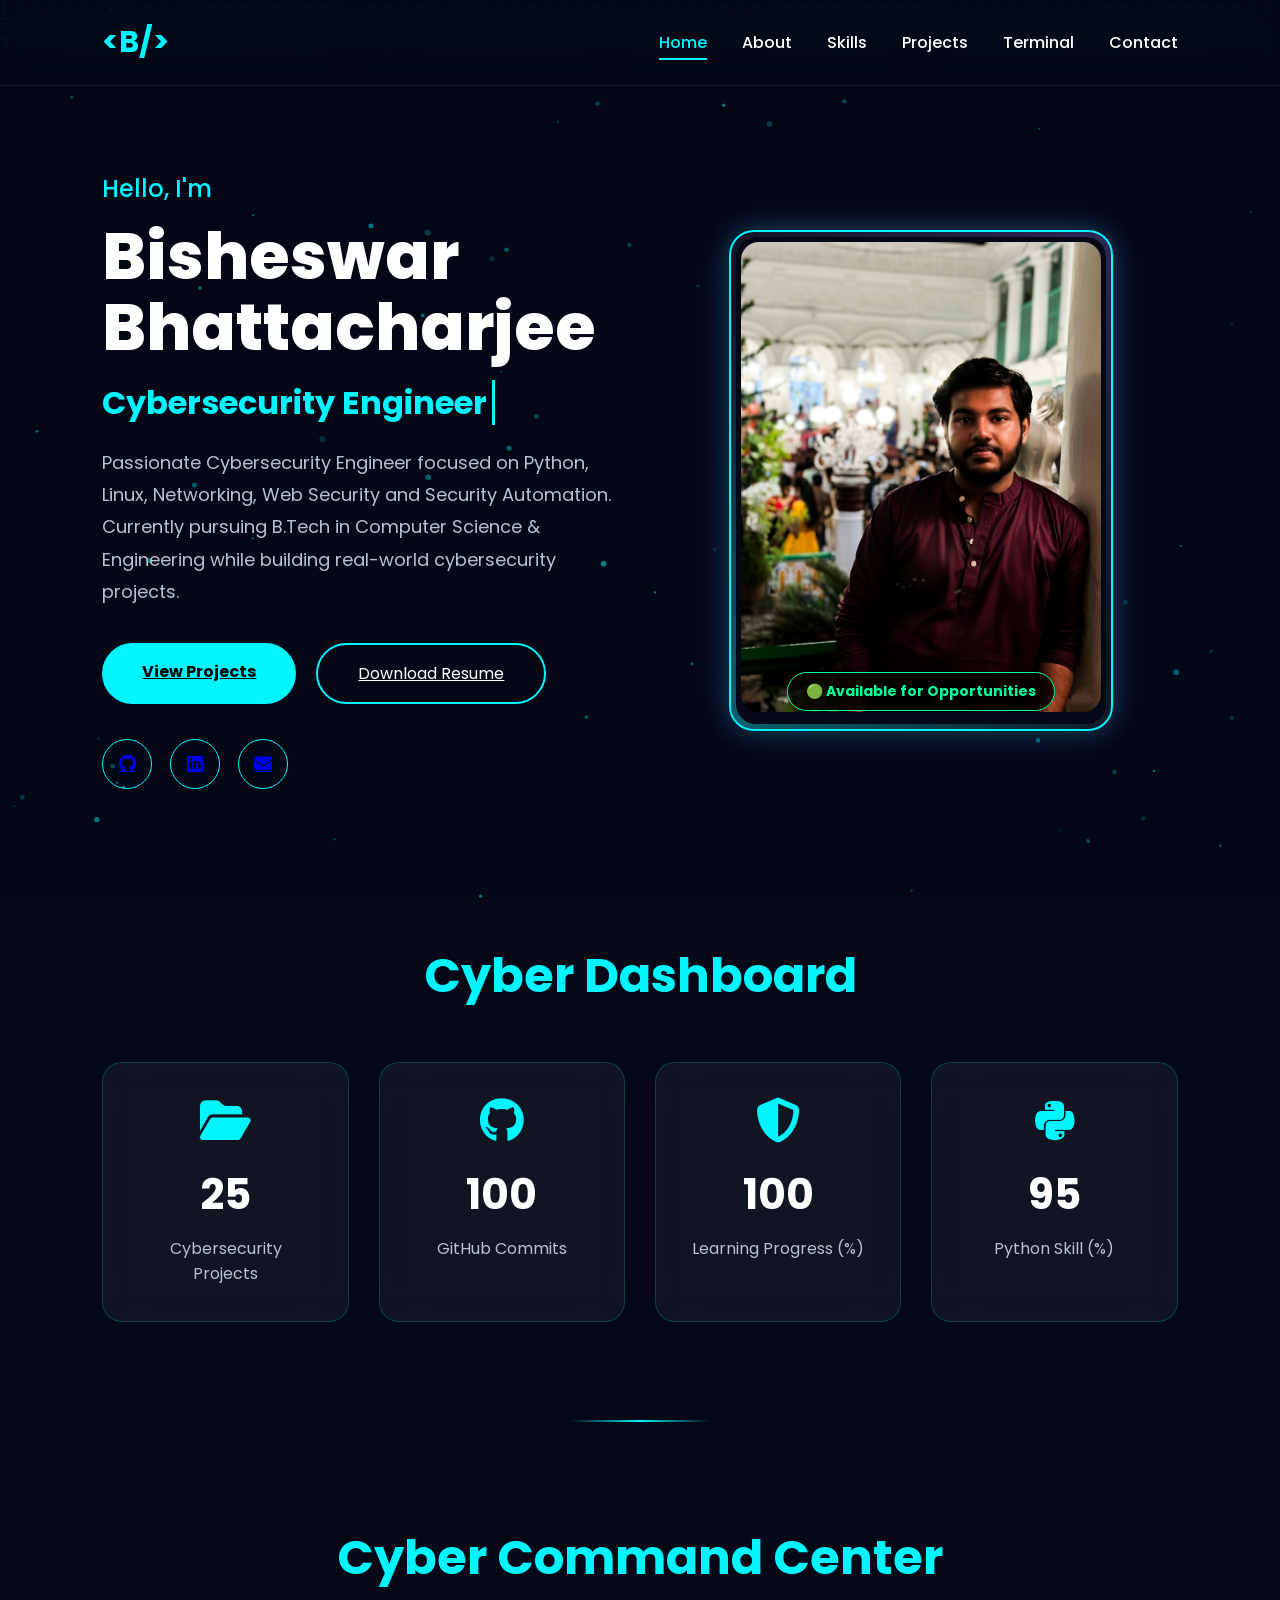
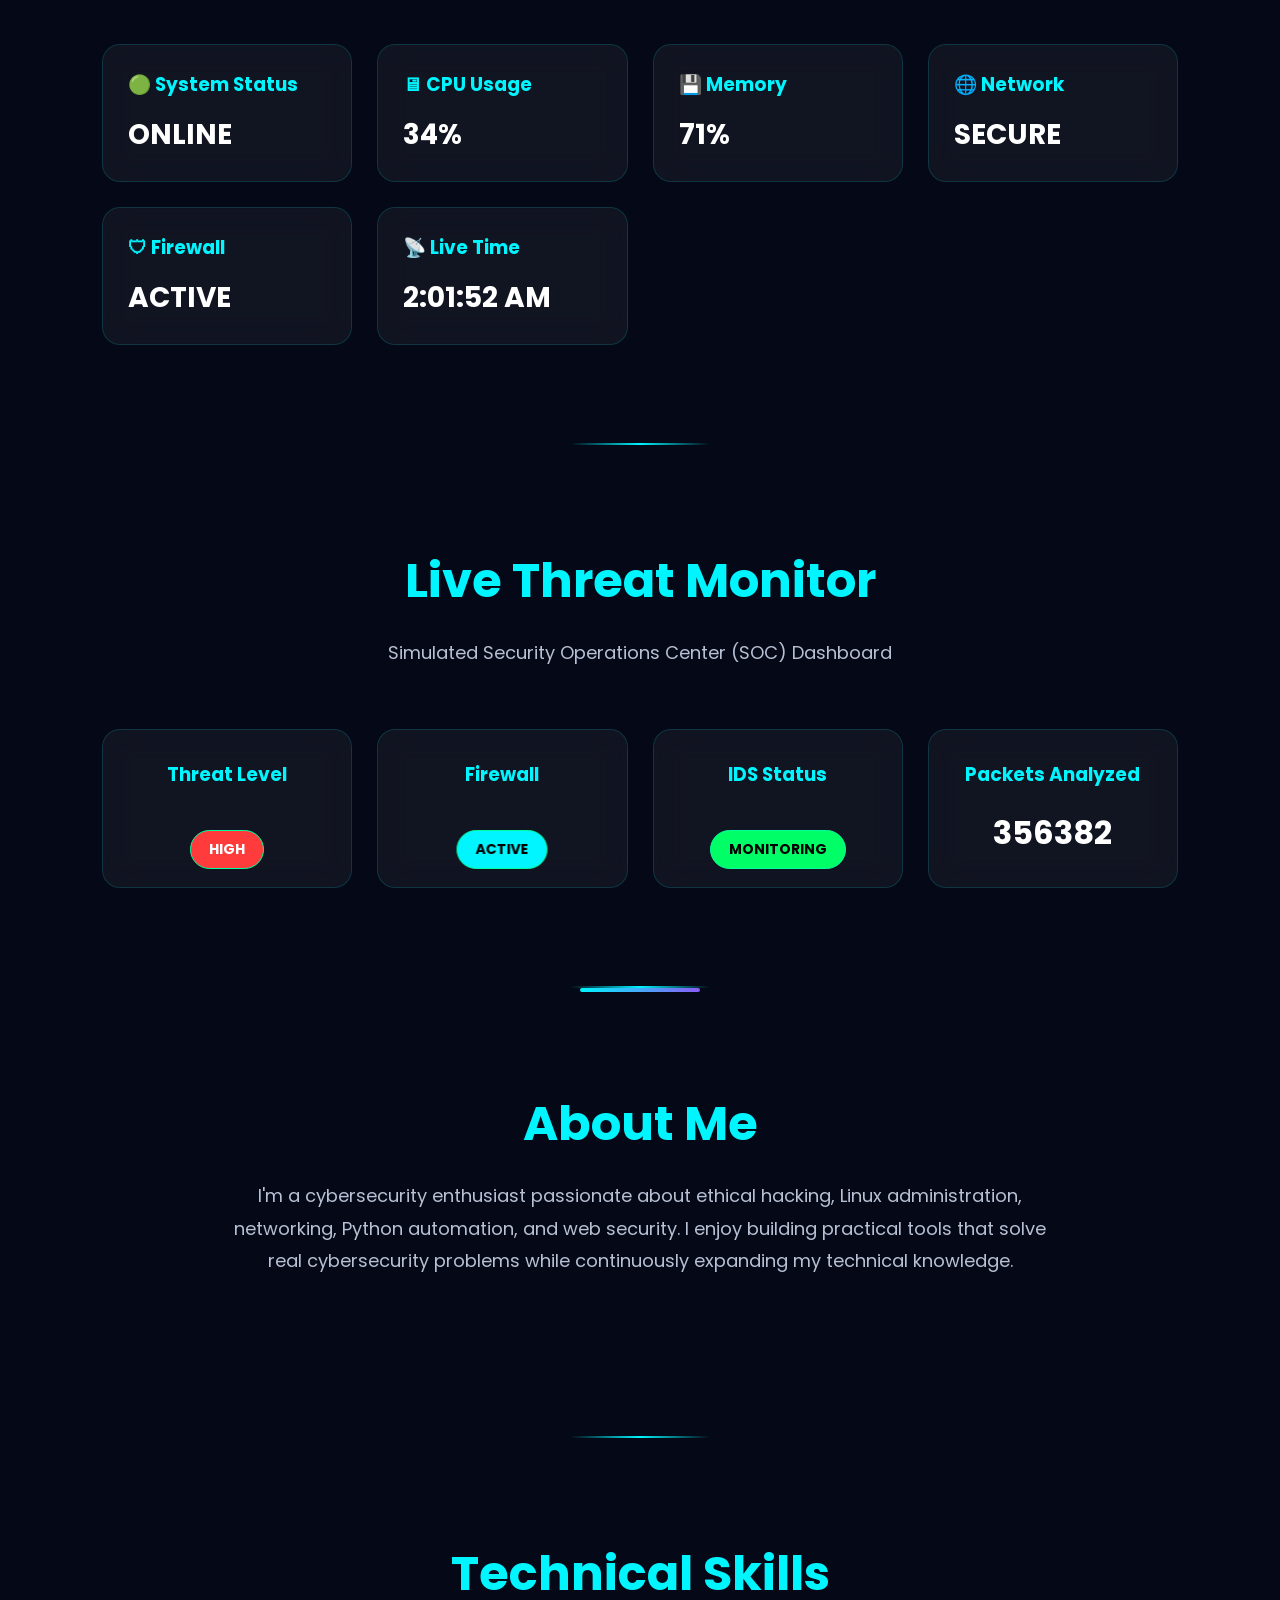
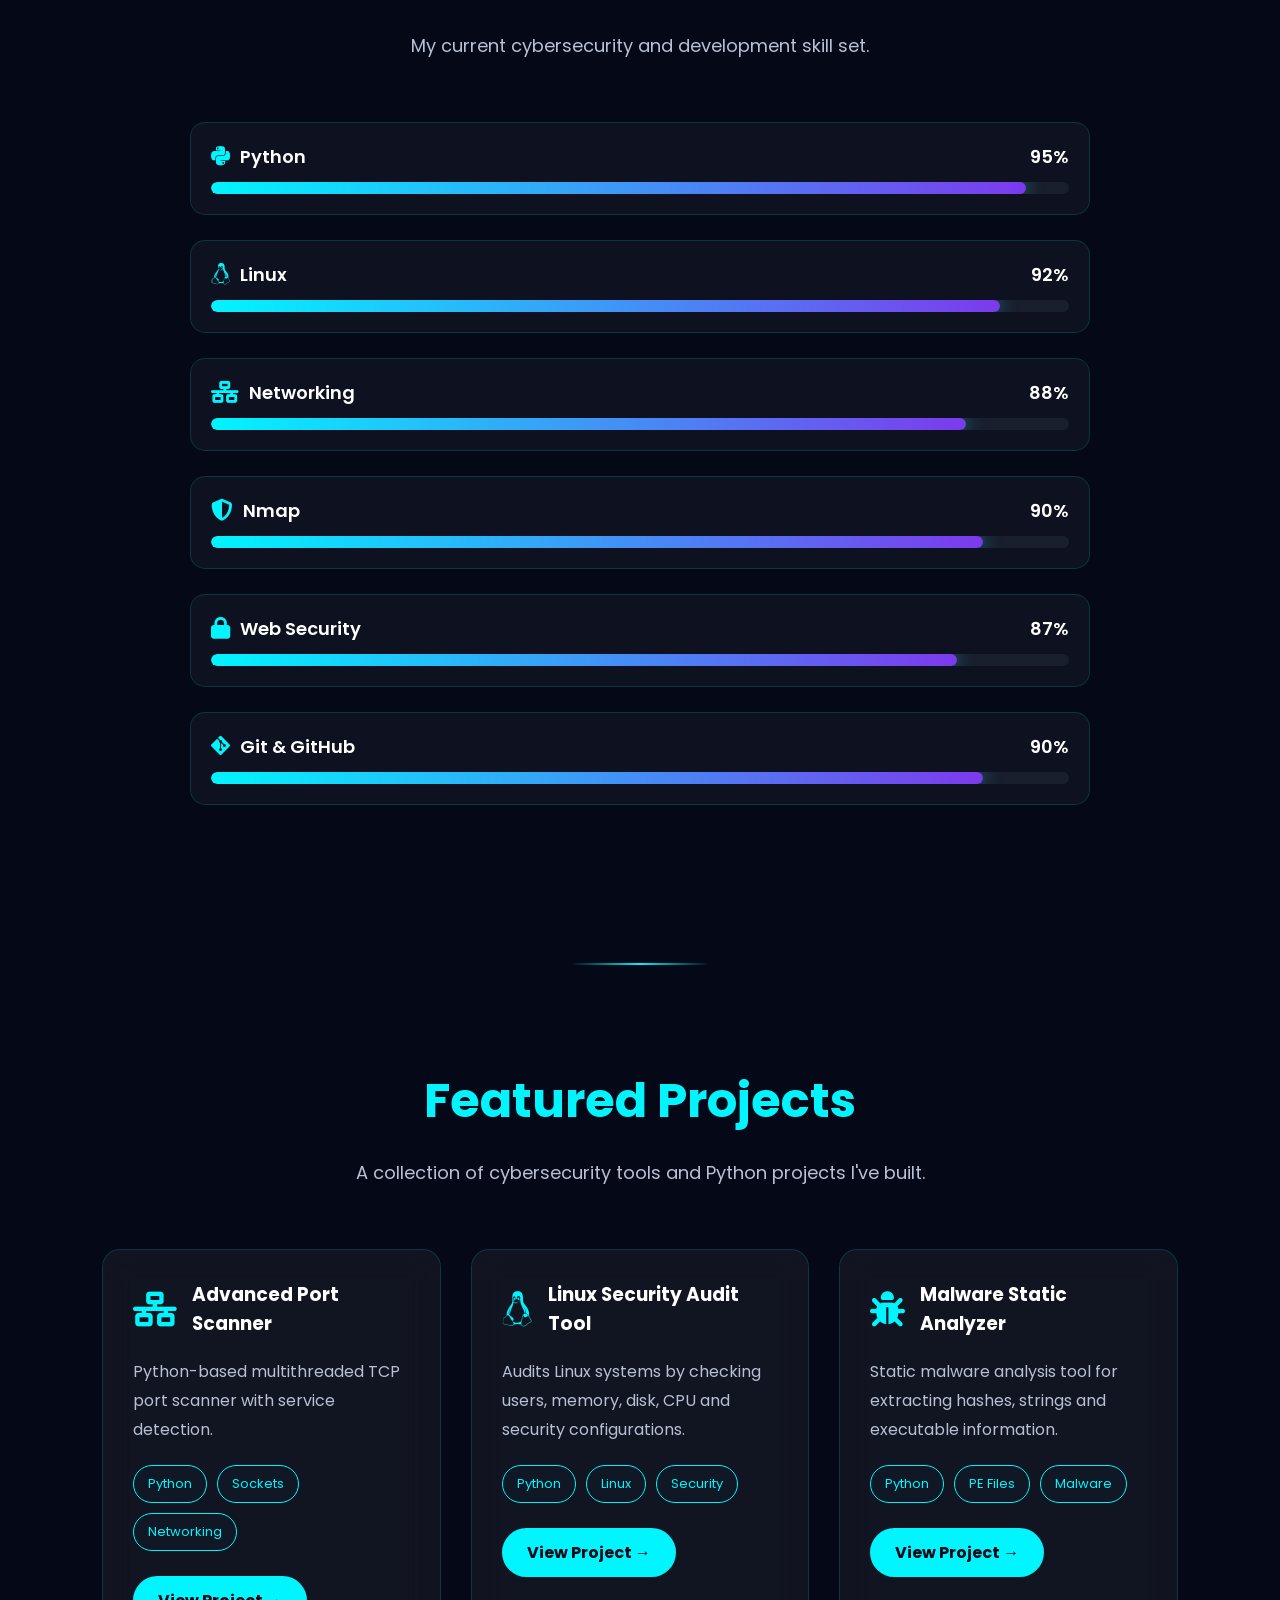
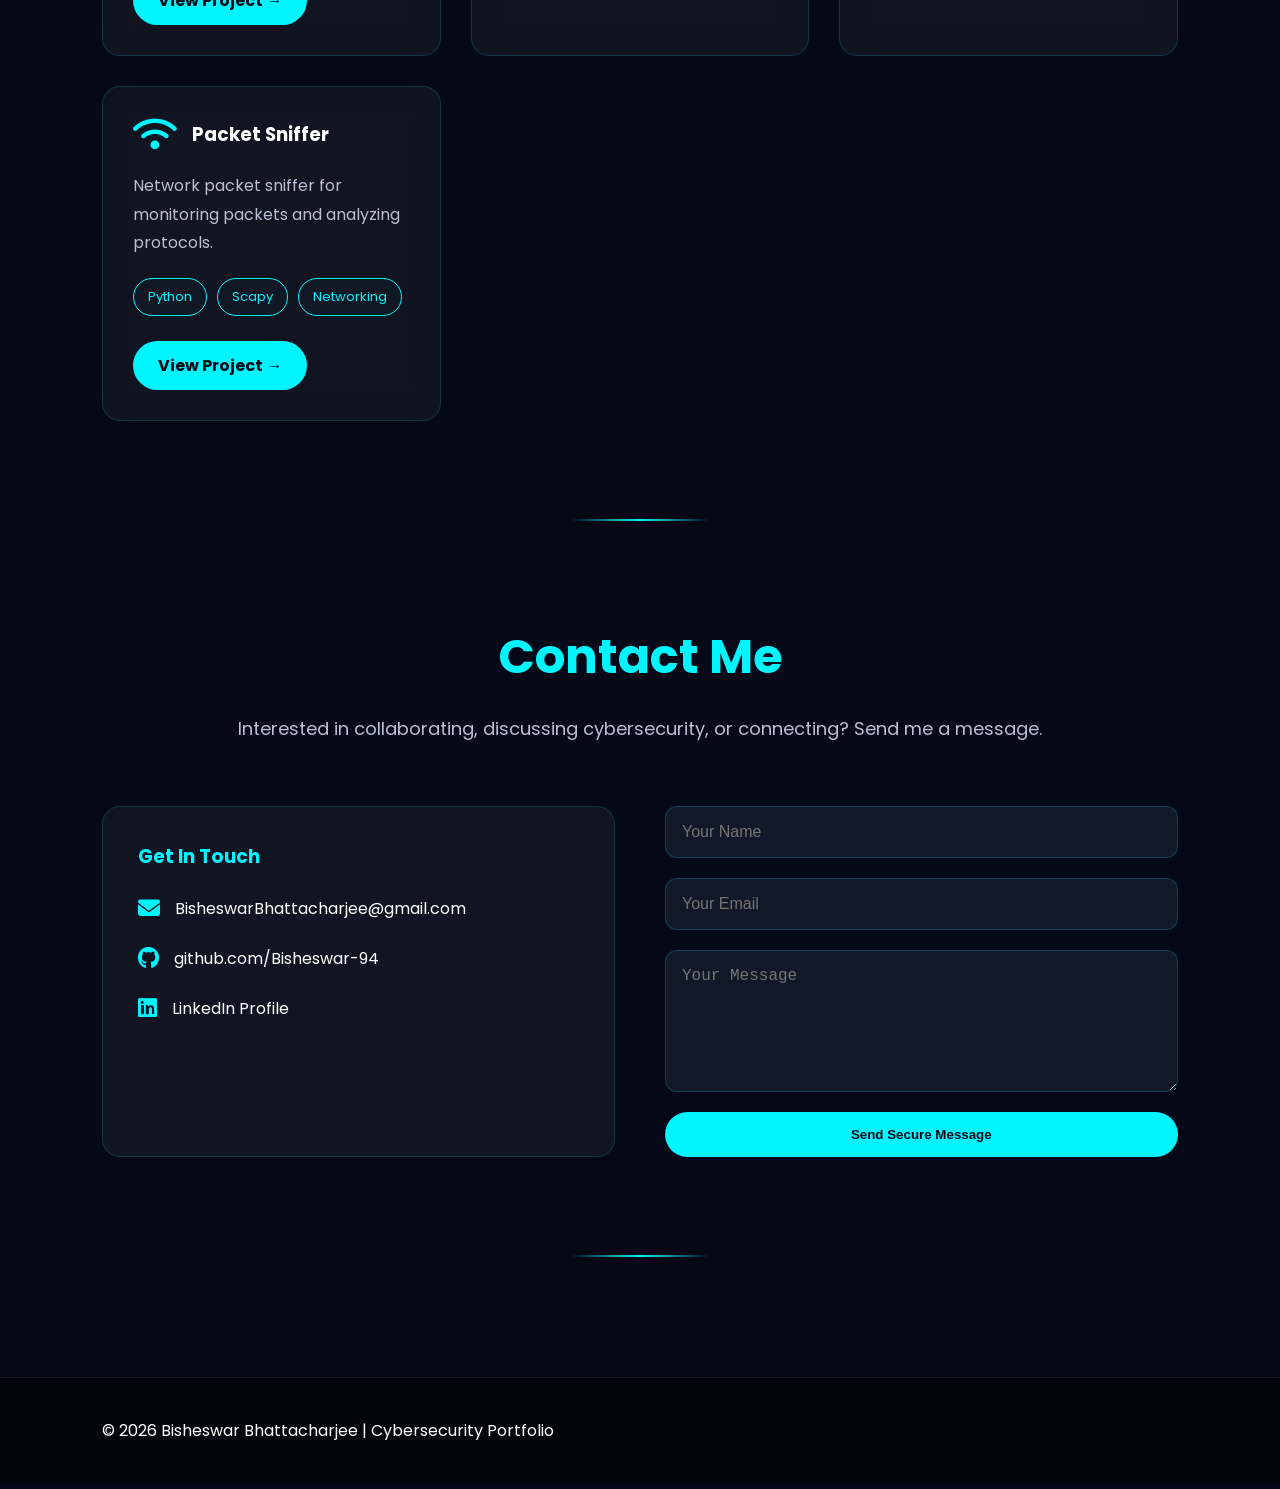
<file: index.html>
<!DOCTYPE html>
<html lang="en">

<head>
    <meta charset="UTF-8">
    <meta name="viewport" content="width=device-width, initial-scale=1.0">

    <title>Bisheswar Bhattacharjee | Cybersecurity Engineer</title>

    <!-- CSS -->
    <link rel="stylesheet" href="assets/css/style.css">
    <link rel="stylesheet" href="assets/css/animations.css">
    <link rel="stylesheet" href="assets/css/responsive.css">

    <!-- Font Awesome -->
    <link rel="stylesheet"
        href="https://cdnjs.cloudflare.com/ajax/libs/font-awesome/6.7.2/css/all.min.css">

    <!-- Google Fonts -->
    <link
        href="https://fonts.googleapis.com/css2?family=Poppins:wght@300;400;500;600;700;800&display=swap"
        rel="stylesheet">
</head>

<body>

    <!-- ================= Loader ================= -->

    <div id="loader">
        <div class="terminal-loader">
            <p>> Initializing Secure Connection...</p>
            <p>> Loading Portfolio...</p>
            <p>> Authenticating User...</p>
            <p class="green">✓ Access Granted</p>
        </div>
    </div>

    <!-- ================= Matrix Canvas ================= -->

    <canvas id="matrix"></canvas>

    <!-- ================= Navbar ================= -->

    <header>

        <div class="logo">
            &lt;B/&gt;
        </div>

        <nav>

            <a href="#home">Home</a>

            <a href="#about">About</a>

            <a href="#skills">Skills</a>

            <a href="#projects">Projects</a>

            <a href="terminal.html">Terminal</a>

            <a href="#contact">Contact</a>

        </nav>

    </header>

    <!-- ================= Hero ================= -->

    <section class="hero" id="home">

        <div class="hero-left">

            <h3>Hello, I'm</h3>

            <h1>Bisheswar <br> Bhattacharjee</h1>

            <h2>
                <span id="typing"></span>
            </h2>

            <p>

                Passionate Cybersecurity Engineer focused on Python,
                Linux, Networking, Web Security and Security Automation.
                Currently pursuing B.Tech in Computer Science &
                Engineering while building real-world cybersecurity
                projects.

            </p>

            <div class="buttons">

                <a href="#projects" class="btn">

                    View Projects

                </a>

                <a href="assets/resume/BISHESWAR_CV.pdf"
                    download
                    class="btn2">

                    Download Resume

                </a>

            </div>

            <div class="socials">

                <a href="https://github.com/Bisheswar-94" target="_blank" rel="noopener" title="GitHub">

                    <i class="fab fa-github"></i>

                </a>

                <a href="https://www.linkedin.com/in/bisheswar-bhattacharjee-4810a1337/"
                    target="_blank" rel="noopener" title="LinkedIn">

                    <i class="fab fa-linkedin"></i>

                </a>

                <a href="mailto:bisheswarbhattacharjee@gmail.com" title="Email">

                    <i class="fas fa-envelope"></i>

                </a>

            </div>

        </div>

        <div class="hero-right">

            <div class="photo-frame">

                <img src="assets/images/profile.jpg"
                    alt="Bisheswar Bhattacharjee">

                <div class="status">

                    🟢 Available for Opportunities

                </div>

            </div>

        </div>

    </section>

    <!-- ================= CYBER DASHBOARD ================= -->

<section class="section" id="dashboard">

    <h2 class="section-title">Cyber Dashboard</h2>

    <div class="stats">

        <div class="stat-card">

            <i class="fas fa-folder-open"></i>

            <h2 class="counter" data-target="25">0</h2>

            <p>Cybersecurity Projects</p>

        </div>

        <div class="stat-card">

            <i class="fab fa-github"></i>

            <h2 class="counter" data-target="100">0</h2>

            <p>GitHub Commits</p>

        </div>

        <div class="stat-card">

            <i class="fas fa-shield-halved"></i>

            <h2 class="counter" data-target="100">0</h2>

            <p>Learning Progress (%)</p>

        </div>

        <div class="stat-card">

            <i class="fab fa-python"></i>

            <h2 class="counter" data-target="95">0</h2>

            <p>Python Skill (%)</p>

        </div>

    </div>

</section>

    <!-- ================= COMMAND CENTER ================= -->

<section id="command-center" class="section">

    <h2 class="section-title">
        Cyber Command Center
    </h2>

    <div class="dashboard-grid">

        <div class="dashboard-card">
            <h3>🟢 System Status</h3>
            <p id="status">ONLINE</p>
        </div>

        <div class="dashboard-card">
            <h3>🖥 CPU Usage</h3>
            <p id="cpu">0%</p>
        </div>

        <div class="dashboard-card">
            <h3>💾 Memory</h3>
            <p id="memory">0%</p>
        </div>

        <div class="dashboard-card">
            <h3>🌐 Network</h3>
            <p>SECURE</p>
        </div>

        <div class="dashboard-card">
            <h3>🛡 Firewall</h3>
            <p>ACTIVE</p>
        </div>

        <div class="dashboard-card">
            <h3>📡 Live Time</h3>
            <p id="clock"></p>
        </div>

    </div>

</section>

    <!-- ================= THREAT MONITOR ================= -->

<section id="threat-monitor" class="section">

    <h2 class="section-title">Live Threat Monitor</h2>

    <p class="section-subtitle">
        Simulated Security Operations Center (SOC) Dashboard
    </p>

    <div class="threat-grid">

        <div class="threat-card">

            <h3>Threat Level</h3>

            <span id="threatLevel" class="status green">
                LOW
            </span>

        </div>

        <div class="threat-card">

            <h3>Firewall</h3>

            <span class="status blue">
                ACTIVE
            </span>

        </div>

        <div class="threat-card">

            <h3>IDS Status</h3>

            <span class="status green">
                MONITORING
            </span>

        </div>

        <div class="threat-card">

            <h3>Packets Analyzed</h3>

            <span id="packets">
                0
            </span>

        </div>

    </div>

</section>

    <!-- ================= About ================= -->

    <section id="about" class="section">

        <h2 class="section-title">
            About Me
        </h2>

        <p class="section-subtitle">

            I'm a cybersecurity enthusiast passionate about ethical hacking,
            Linux administration, networking, Python automation, and web
            security. I enjoy building practical tools that solve real
            cybersecurity problems while continuously expanding my technical
            knowledge.

        </p>

    </section>

  <!-- ================= Skills ================= -->

<section id="skills" class="section">

    <h2 class="section-title">Technical Skills</h2>

    <p class="section-subtitle">
        My current cybersecurity and development skill set.
    </p>

    <div class="skill-container">

        <!-- Python -->
        <div class="skill">
            <div class="skill-info">
                <span><i class="fab fa-python"></i> Python</span>
                <span>95%</span>
            </div>

            <div class="progress">
                <div class="progress-bar" data-width="95%"></div>
            </div>
        </div>

        <!-- Linux -->
        <div class="skill">
            <div class="skill-info">
                <span><i class="fab fa-linux"></i> Linux</span>
                <span>92%</span>
            </div>

            <div class="progress">
                <div class="progress-bar" data-width="92%"></div>
            </div>
        </div>

        <!-- Networking -->
        <div class="skill">
            <div class="skill-info">
                <span><i class="fas fa-network-wired"></i> Networking</span>
                <span>88%</span>
            </div>

            <div class="progress">
                <div class="progress-bar" data-width="88%"></div>
            </div>
        </div>

        <!-- Nmap -->
        <div class="skill">
            <div class="skill-info">
                <span><i class="fas fa-shield-halved"></i> Nmap</span>
                <span>90%</span>
            </div>

            <div class="progress">
                <div class="progress-bar" data-width="90%"></div>
            </div>
        </div>

        <!-- Web Security -->
        <div class="skill">
            <div class="skill-info">
                <span><i class="fas fa-lock"></i> Web Security</span>
                <span>87%</span>
            </div>

            <div class="progress">
                <div class="progress-bar" data-width="87%"></div>
            </div>
        </div>

        <!-- Git -->
        <div class="skill">
            <div class="skill-info">
                <span><i class="fab fa-git-alt"></i> Git & GitHub</span>
                <span>90%</span>
            </div>

            <div class="progress">
                <div class="progress-bar" data-width="90%"></div>
            </div>
        </div>

    </div>

</section>
   <!-- ================= PROJECTS ================= -->

<section id="projects" class="section">

    <h2 class="section-title">Featured Projects</h2>

    <p class="section-subtitle">
        A collection of cybersecurity tools and Python projects I've built.
    </p>

    <div class="project-grid">

        <!-- Project 1 -->

        <div class="project-card">

            <div class="project-header">

                <i class="fas fa-network-wired project-icon"></i>

                <h3>Advanced Port Scanner</h3>

            </div>

            <p>
                Python-based multithreaded TCP port scanner with service detection.
            </p>

            <div class="tech-stack">
                <span>Python</span>
                <span>Sockets</span>
                <span>Networking</span>
            </div>

                <a href="https://github.com/Bisheswar-94/Python-Advanced-Port-Scanner"
                    target="_blank" rel="noopener"
                    class="project-btn">
                    View Project →
                </a>

        </div>

        <!-- Project 2 -->

        <div class="project-card">

            <div class="project-header">

                <i class="fab fa-linux project-icon"></i>

                <h3>Linux Security Audit Tool</h3>

            </div>

            <p>
                Audits Linux systems by checking users, memory, disk, CPU and security configurations.
            </p>

            <div class="tech-stack">
                <span>Python</span>
                <span>Linux</span>
                <span>Security</span>
            </div>

            <a href="https://github.com/Bisheswar-94"
               target="_blank"
               rel="noopener"
               class="project-btn">
               View Project →
            </a>

        </div>

        <!-- Project 3 -->

        <div class="project-card">

            <div class="project-header">

                <i class="fas fa-bug project-icon"></i>

                <h3>Malware Static Analyzer</h3>

            </div>

            <p>
                Static malware analysis tool for extracting hashes, strings and executable information.
            </p>

            <div class="tech-stack">
                <span>Python</span>
                <span>PE Files</span>
                <span>Malware</span>
            </div>

            <a href="https://github.com/Bisheswar-94"
               target="_blank"
               rel="noopener"
               class="project-btn">
               View Project →
            </a>

        </div>

        <!-- Project 4 -->

        <div class="project-card">

            <div class="project-header">

                <i class="fas fa-wifi project-icon"></i>

                <h3>Packet Sniffer</h3>

            </div>

            <p>
                Network packet sniffer for monitoring packets and analyzing protocols.
            </p>

            <div class="tech-stack">
                <span>Python</span>
                <span>Scapy</span>
                <span>Networking</span>
            </div>

            <a href="https://github.com/Bisheswar-94"
               target="_blank"
               rel="noopener"
               class="project-btn">
               View Project →
            </a>

        </div>

    </div>

</section>
   <!-- ================= CONTACT ================= -->

<section id="contact" class="section">

    <h2 class="section-title">Contact Me</h2>

    <p class="section-subtitle">
        Interested in collaborating, discussing cybersecurity, or connecting? Send me a message.
    </p>

    <div class="contact-container">

        <!-- Contact Information -->

        <div class="contact-info">

            <h3>Get In Touch</h3>

            <div class="contact-item">
                <i class="fas fa-envelope"></i>
                <span>BisheswarBhattacharjee@gmail.com</span>
            </div>

            <div class="contact-item">
                <i class="fab fa-github"></i>
                <a href="https://github.com/Bisheswar-94" target="_blank" rel="noopener">
                    github.com/Bisheswar-94
                </a>
            </div>

            <div class="contact-item">
                <i class="fab fa-linkedin"></i>
                <a href="https://www.linkedin.com/in/bisheswar-bhattacharjee-4810a1337/" target="_blank" rel="noopener">
                    LinkedIn Profile
                </a>
            </div>

        </div>

        <!-- Contact Form -->

        <form id="contactForm" class="contact-form">

            <input
                type="text"
                id="name"
                placeholder="Your Name"
                required
            >

            <input
                type="email"
                id="email"
                placeholder="Your Email"
                required
            >

            <textarea
                id="message"
                rows="6"
                placeholder="Your Message"
                required
            ></textarea>

            <button type="submit">
                Send Secure Message
            </button>

        </form>

    </div>

</section>
    <!-- ================= Footer ================= -->

    <footer>

        <p>

            © 2026 Bisheswar Bhattacharjee |
            Cybersecurity Portfolio

        </p>

    </footer>

    <!-- JS -->

    <script src="assets/js/main.js"></script>
    <script src="assets/js/matrix.js"></script>
    <script src="assets/js/typing.js"></script>
    <script src="assets/js/particles.js"></script>
    <script src="assets/js/github.js"></script>
    <script src="assets/js/dashboard.js"></script>
    <script src="assets/js/skills.js"></script>
    <script src="assets/js/contact.js"></script>
    <script src="assets/js/dashboard-live.js"></script>
    <script src="assets/js/threat-monitor.js"></script>

</body>

</html>
</file>
<file: assets/css/style.css>
/* ======================================================
   CYBER PORTFOLIO v3.0
   Developer: Bisheswar Bhattacharjee
====================================================== */

@import url('https://fonts.googleapis.com/css2?family=Poppins:wght@300;400;500;600;700;800&display=swap');

:root{

--bg:#050816;
--bg2:#0B1120;
--card:rgba(255,255,255,.05);

--cyan:#00F5FF;
--purple:#8B5CF6;
--green:#00FF9D;
--white:#FFFFFF;
--text:#B8C0D4;

--border:rgba(255,255,255,.08);

--radius:20px;

--transition:.35s ease;

}

/* Reset */

*{
margin:0;
padding:0;
box-sizing:border-box;
}

html{
scroll-behavior:smooth;
}

body{

background:var(--bg);

font-family:'Poppins',sans-serif;

color:var(--white);

overflow-x:hidden;

}

/* Matrix */

#matrix{

position:fixed;

top:0;

left:0;

width:100%;

height:100%;

z-index:-5;

}

/* Loader */

#loader{

position:fixed;

inset:0;

background:#000;

display:flex;

justify-content:center;

align-items:center;

z-index:999999;

}

.terminal-loader{

background:#07111f;

padding:30px;

border-radius:15px;

border:1px solid var(--cyan);

font-family:monospace;

box-shadow:

0 0 30px rgba(0,245,255,.3);

}

.green{

color:var(--green);

}

/* Scrollbar */

::-webkit-scrollbar{

width:10px;

}

::-webkit-scrollbar-thumb{

background:linear-gradient(var(--cyan),var(--purple));

border-radius:20px;

}

::-webkit-scrollbar-track{

background:#000;

}

/* Navbar */

header{

position:fixed;

top:0;

width:100%;

padding:20px 8%;

display:flex;

justify-content:space-between;

align-items:center;

background:rgba(5,8,22,.75);

-webkit-backdrop-filter:blur(18px);

backdrop-filter:blur(18px);

border-bottom:1px solid var(--border);

z-index:999;

}

.logo{

font-size:30px;

font-weight:700;

color:var(--cyan);

}

nav{

display:flex;

gap:35px;

}

nav a{

color:white;

text-decoration:none;

font-weight:500;

transition:.3s;

position:relative;

}

nav a:hover{

color:var(--cyan);

}

nav a::after{

content:"";

position:absolute;

left:0;

bottom:-5px;

width:0;

height:2px;

background:var(--cyan);

transition:.3s;

}

nav a:hover::after{

width:100%;

}

/* ======================================================
                    HERO SECTION
====================================================== */

.hero{

    min-height:100vh;

    display:grid;

    grid-template-columns:1.1fr .9fr;

    align-items:center;

    gap:70px;

    padding:140px 8% 80px;

}

/* ================= LEFT SIDE ================= */

.hero-left h3{

    color:var(--cyan);

    font-size:24px;

    font-weight:500;

}

.hero-left h1{

    font-size:78px;

    font-weight:800;

    line-height:1.1;

    margin:15px 0;

}

.hero-left h2{

    color:var(--purple);

    font-size:32px;

    margin-bottom:20px;

    min-height:45px;

}

.hero-left p{

    color:var(--text);

    font-size:18px;

    line-height:1.8;

    max-width:650px;

    margin-bottom:35px;

}

/* ================= BUTTONS ================= */

.buttons{

    display:flex;

    gap:20px;

    margin-bottom:35px;

}

.btn{

    background:var(--cyan);

    color:#000;

    padding:16px 40px;

    border-radius:50px;

    font-weight:700;

    transition:var(--transition);

}

.btn:hover{

    transform:translateY(-5px);

    box-shadow:

    0 0 25px var(--cyan);

}

.btn2{

    border:2px solid var(--cyan);

    color:white;

    padding:16px 40px;

    border-radius:50px;

    transition:var(--transition);

}

.btn2:hover{

    background:var(--cyan);

    color:#000;

}

/* ================= SOCIALS ================= */

.socials{

    display:flex;

    gap:18px;

}

.socials a{

    width:50px;

    height:50px;

    border:1px solid var(--cyan);

    border-radius:50%;

    display:flex;

    justify-content:center;

    align-items:center;

    transition:.3s;

    font-size:18px;

}

.socials a:hover{

    background:var(--cyan);

    color:#000;

    transform:translateY(-5px);

    box-shadow:

    0 0 20px var(--cyan);

}

/* ================= RIGHT SIDE ================= */

.hero-right{

    display:flex;

    justify-content:center;

    align-items:center;

}

/* Cyber Photo Frame */

.photo-frame{

    position:relative;

    padding:10px;

    border-radius:25px;

    border:2px solid var(--cyan);

    background:rgba(255,255,255,.05);

    -webkit-backdrop-filter:blur(20px);
    -webkit-backdrop-filter:blur(20px);

    backdrop-filter:blur(20px);

    overflow:hidden;

    box-shadow:

    0 0 25px rgba(0,245,255,.25),

    0 0 60px rgba(139,92,246,.15);

}

/* Animated Glow */

.photo-frame::before{

    content:"";

    position:absolute;

    top:-50%;

    left:-50%;

    width:200%;

    height:200%;

    background:linear-gradient(

    45deg,

    transparent,

    rgba(0,245,255,.35),

    transparent,

    rgba(139,92,246,.25),

    transparent

    );

    animation:borderRotate 7s linear infinite;

}

/* Inner Background */

.photo-frame::after{

    content:"";

    position:absolute;

    inset:5px;

    background:#050816;

    border-radius:20px;

    z-index:0;

}

/* Profile Image */

.photo-frame img{

    position:relative;

    z-index:2;

    width:410px;

    height:530px;

    object-fit:cover;

    border-radius:18px;

}

/* Online Badge */

.status{

    position:absolute;

    bottom:18px;

    left:50%;

    transform:translateX(-50%);

    z-index:5;

    background:rgba(0,0,0,.75);

    border:1px solid var(--green);

    color:var(--green);

    padding:10px 22px;

    border-radius:40px;

    font-size:14px;

    font-weight:600;

    -webkit-backdrop-filter:blur(20px);

    backdrop-filter:blur(20px);

    white-space:nowrap;

}

/* Floating Animation */

.photo-frame{

    animation:float 4s ease-in-out infinite;

}

/* ======================================================
                    ANIMATIONS
====================================================== */

@keyframes float{

0%{

transform:translateY(0px);

}

50%{

transform:translateY(-12px);

}

100%{

transform:translateY(0px);

}

}

@keyframes borderRotate{

0%{

transform:rotate(0deg);

}

100%{

transform:rotate(360deg);

}

}

/* ======================================================
                    SECTION BASE
====================================================== */

.section{

    padding:100px 8%;

}

.section-title{

    font-size:48px;

    font-weight:700;

    text-align:center;

    color:var(--cyan);

    margin-bottom:20px;

}

.section-subtitle{

    max-width:850px;

    margin:0 auto 60px;

    text-align:center;

    color:var(--text);

    font-size:18px;

    line-height:1.8;

}

/* ======================================================
                    CARD GRID
====================================================== */

.cards{

    display:grid;

    grid-template-columns:repeat(auto-fit,minmax(300px,1fr));

    gap:30px;

    margin-top:50px;

}

/* ======================================================
                    GLASS CARD
====================================================== */

.card{

    position:relative;

    background:rgba(255,255,255,.05);

    -webkit-backdrop-filter:blur(18px);
    backdrop-filter:blur(18px);

    border:1px solid rgba(255,255,255,.08);

    border-radius:22px;

    padding:35px;

    text-align:center;

    transition:.35s ease;

    overflow:hidden;

}

/* Glow Border */

.card::before{

    content:"";

    position:absolute;

    inset:0;

    background:linear-gradient(
        135deg,
        transparent,
        rgba(0,245,255,.18),
        transparent
    );

    opacity:0;

    transition:.4s;

}

.card:hover::before{

    opacity:1;

}

/* Hover */

.card:hover{

    transform:translateY(-10px);

    border-color:var(--cyan);

    box-shadow:

    0 0 25px rgba(0,245,255,.25),

    0 0 60px rgba(139,92,246,.10);

}

/* ======================================================
                    ICONS
====================================================== */

.card i{

    font-size:50px;

    color:var(--cyan);

    margin-bottom:25px;

    transition:.35s;

}

.card:hover i{

    transform:scale(1.15) rotate(-8deg);

}

/* ======================================================
                    CARD TEXT
====================================================== */

.card h3{

    font-size:24px;

    margin-bottom:15px;

}

.card p{

    color:var(--text);

    line-height:1.8;

    font-size:16px;

}

/* ======================================================
                    ABOUT SECTION
====================================================== */

#about{

    position:relative;

}

#about::before{

    content:"";

    position:absolute;

    top:0;

    left:50%;

    transform:translateX(-50%);

    width:120px;

    height:4px;

    border-radius:20px;

    background:linear-gradient(
        to right,
        var(--cyan),
        var(--purple)
    );

}

/* ======================================================
                    SKILLS SECTION
====================================================== */

#skills .card{

    min-height:260px;

}

#skills .card p{

    margin-top:10px;

}

/* ==========================================
            PROJECTS
========================================== */

.project-grid{

    display:grid;

    grid-template-columns:repeat(auto-fit,minmax(320px,1fr));

    gap:30px;

    margin-top:50px;

}

.project-card{

    background:rgba(255,255,255,.05);

    -webkit-backdrop-filter:blur(15px);

    -webkit-backdrop-filter:blur(15px);

    backdrop-filter:blur(15px);

    border:1px solid rgba(0,245,255,.15);

    border-radius:18px;

    padding:30px;

    transition:.35s ease;

}

.project-card:hover{

    transform:translateY(-10px);

    border-color:#00F5FF;

    box-shadow:0 0 30px rgba(0,245,255,.25);

}

.project-header{

    display:flex;

    align-items:center;

    gap:15px;

    margin-bottom:20px;

}

.project-icon{

    font-size:35px;

    color:#00F5FF;

}

.project-card h3{

    color:#fff;

}

.project-card p{

    color:#b8c0d4;

    line-height:1.8;

    margin-bottom:20px;

}

.tech-stack{

    display:flex;

    flex-wrap:wrap;

    gap:10px;

    margin-bottom:25px;

}

.tech-stack span{

    padding:8px 14px;

    background:#101826;

    border:1px solid #00F5FF;

    border-radius:25px;

    color:#00F5FF;

    font-size:13px;

}

.project-btn{

    display:inline-block;

    padding:12px 25px;

    background:#00F5FF;

    color:#050816;

    border-radius:30px;

    text-decoration:none;

    font-weight:700;

    transition:.3s;

}

.project-btn:hover{

    transform:scale(1.05);

}

/* ==========================================
            CONTACT
========================================== */

.contact-container{

    display:grid;

    grid-template-columns:1fr 1fr;

    gap:50px;

    margin-top:50px;

}

.contact-info{

    background:rgba(255,255,255,.05);

    border:1px solid rgba(0,245,255,.15);

    border-radius:18px;

    padding:35px;

}

.contact-info h3{

    color:#00F5FF;

    margin-bottom:25px;

}

.contact-item{

    display:flex;

    align-items:center;

    gap:15px;

    margin-bottom:25px;

}

.contact-item i{

    color:#00F5FF;

    font-size:22px;

}

.contact-item a{

    color:#fff;

    text-decoration:none;

}

.contact-item a:hover{

    color:#00F5FF;

}

.contact-form{

    display:flex;

    flex-direction:column;

    gap:20px;

}

.contact-form input,
.contact-form textarea{

    background:#111827;

    color:#fff;

    border:1px solid rgba(0,245,255,.2);

    padding:16px;

    border-radius:12px;

    font-size:16px;

    outline:none;

    transition:.3s;

}

.contact-form input:focus,
.contact-form textarea:focus{

    border-color:#00F5FF;

    box-shadow:0 0 15px rgba(0,245,255,.35);

}

.contact-form button{

    padding:15px;

    background:#00F5FF;

    color:#050816;

    font-weight:bold;

    border:none;

    border-radius:30px;

    cursor:pointer;

    transition:.3s;

}

.contact-form button:hover{

    transform:translateY(-3px);

    box-shadow:0 0 20px rgba(0,245,255,.4);

}

@media(max-width:768px){

.contact-container{

grid-template-columns:1fr;

}

}

/* ======================================================
                SECTION SPACING
====================================================== */

#about,
#skills,
#projects,
#contact{

    scroll-margin-top:100px;

}

/* ======================================================
                    HERO STATS
====================================================== */

.stats{

    display:grid;

    grid-template-columns:repeat(4,1fr);

    gap:25px;

    margin-top:60px;

}

.stat-card{

    background:rgba(255,255,255,.05);

    -webkit-backdrop-filter:blur(20px);

    backdrop-filter:blur(20px);

    border:1px solid rgba(255,255,255,.08);

    border-radius:20px;

    padding:30px;

    text-align:center;

    transition:.35s ease;

    cursor:pointer;

}

.stat-card:hover{

    transform:translateY(-10px);

    border-color:var(--cyan);

    box-shadow:

    0 0 30px rgba(0,245,255,.25),

    0 0 70px rgba(139,92,246,.15);

}

.stat-card h2{

    font-size:42px;

    color:var(--cyan);

    margin-bottom:10px;

}

.stat-card p{

    color:var(--text);

    font-size:15px;

}

/* ======================================================
                SCROLL ANIMATION
====================================================== */

.fade-up{

    opacity:0;

    transform:translateY(40px);

    transition:all .8s ease;

}

.fade-up.show{

    opacity:1;

    transform:translateY(0);

}

/* ======================================================
                GLOW EFFECT
====================================================== */

.glow{

    text-shadow:

    0 0 10px var(--cyan),

    0 0 20px var(--cyan),

    0 0 40px var(--cyan);

}

.glass{

    background:rgba(255,255,255,.05);

    -webkit-backdrop-filter:blur(20px);

    backdrop-filter:blur(20px);

    border:1px solid rgba(255,255,255,.08);

    border-radius:20px;

}

/* ======================================================
                    FOOTER
====================================================== */

footer{

    margin-top:120px;

    padding:40px 8%;

    border-top:1px solid rgba(255,255,255,.08);

    background:#03050d;

}

.footer-content{

    display:flex;

    justify-content:space-between;

    align-items:center;

    flex-wrap:wrap;

    gap:20px;

}

.footer-left h2{

    color:var(--cyan);

    margin-bottom:10px;

}

.footer-left p{

    color:var(--text);

}

.footer-right{

    display:flex;

    gap:18px;

}

.footer-right a{

    width:45px;

    height:45px;

    border:1px solid var(--cyan);

    border-radius:50%;

    display:flex;

    justify-content:center;

    align-items:center;

    transition:.35s;

}

.footer-right a:hover{

    background:var(--cyan);

    color:#000;

    transform:translateY(-5px);

}

.copyright{

    margin-top:35px;

    text-align:center;

    color:#8e97b5;

    border-top:1px solid rgba(255,255,255,.05);

    padding-top:20px;

    font-size:15px;

}

/* ======================================================
                SECTION SPACING
====================================================== */

.section{

    position:relative;

}

.section::after{

    content:"";

    position:absolute;

    bottom:0;

    left:50%;

    transform:translateX(-50%);

    width:140px;

    height:2px;

    background:linear-gradient(

    to right,

    transparent,

    var(--cyan),

    transparent

    );

}

/* ======================================================
                UTILITY CLASSES
====================================================== */

.container{

    width:min(1300px,90%);

    margin:auto;

}

.text-center{

    text-align:center;

}

.mt-50{

    margin-top:50px;

}

.mt-80{

    margin-top:80px;

}

.mb-50{

    margin-bottom:50px;

}

.flex{

    display:flex;

}

.grid{

    display:grid;

}

.hidden{

    display:none;

}

/* ======================================================
                SMOOTH TRANSITIONS
====================================================== */

button,
a,
.card,
.stat-card,
.photo-frame{

    transition:.35s ease;

}

/* ======================================================
                SELECTION
====================================================== */

::selection{

    background:var(--cyan);

    color:#000;

}

/* Ripple Effect */

.btn,
.btn2{

position:relative;

overflow:hidden;

}

.ripple{

position:absolute;

border-radius:50%;

transform:scale(0);

background:rgba(255,255,255,.5);

animation:ripple .6s linear;

}

@keyframes ripple{

to{

transform:scale(4);

opacity:0;

}

}

/* Active Nav Link */

nav a.active{

color:var(--cyan);

}

nav a.active::after{

width:100%;

}

/* ==========================================
        MATRIX BACKGROUND
========================================== */

#matrix{

position:fixed;

top:0;

left:0;

width:100%;

height:100%;

z-index:-999;

opacity:.35;

pointer-events:none;

}

/* ==========================================
            TYPING EFFECT
========================================== */

#typing{

color:var(--cyan);

font-weight:700;

border-right:3px solid var(--cyan);

padding-right:5px;

animation:cursorBlink .8s infinite;

}

@keyframes cursorBlink{

0%{

border-color:var(--cyan);

}

50%{

border-color:transparent;

}

100%{

border-color:var(--cyan);

}

}

/* ==========================================
            PARTICLE CANVAS
========================================== */

#particles{

position:fixed;

top:0;

left:0;

width:100%;

height:100%;

pointer-events:none;

z-index:-998;

opacity:.7;

}
/* ==========================================
        CYBER DASHBOARD
========================================== */

#dashboard{

    padding-top:40px;

}

.stats{

    display:grid;

    grid-template-columns:repeat(auto-fit,minmax(230px,1fr));

    gap:30px;

    margin-top:50px;

}

.stat-card{

    background:rgba(255,255,255,.05);

    -webkit-backdrop-filter:blur(20px);
    backdrop-filter:blur(20px);

    border:1px solid rgba(0,245,255,.2);

    border-radius:20px;

    padding:35px;

    text-align:center;

    transition:.35s ease;

}

.stat-card:hover{

    transform:translateY(-10px);

    box-shadow:
    0 0 25px rgba(0,245,255,.35);

    border-color:#00F5FF;

}

.stat-card i{

    font-size:45px;

    color:#00F5FF;

    margin-bottom:20px;

}

.stat-card h2{

    font-size:42px;

    color:#FFFFFF;

    margin-bottom:10px;

}

.stat-card p{

    color:#B8C0D4;

    font-size:16px;

}
/* ==========================================
            SKILL PROGRESS BARS
========================================== */

.skill-container{

    max-width:900px;

    margin:60px auto;

}

.skill{

    margin-bottom:30px;

}

.skill-info{

    display:flex;

    justify-content:space-between;

    margin-bottom:10px;

    font-size:18px;

    font-weight:600;

}

.progress{

    width:100%;

    height:14px;

    background:rgba(255,255,255,.08);

    border-radius:30px;

    overflow:hidden;

}

.progress-bar{

    width:0;

    height:100%;

    border-radius:30px;

    background:linear-gradient(
        90deg,
        #00F5FF,
        #8B5CF6
    );

    transition:width 2s ease;

    box-shadow:

    0 0 12px rgba(0,245,255,.5);

}
.repo-info{
    display:flex;
    justify-content:space-between;
    align-items:center;
    margin:20px 0;
    color:var(--text);
    font-size:14px;
}

.loading{
    width:100%;
    text-align:center;
    font-size:20px;
    color:var(--primary);
    padding:40px;
}
/* ==========================================
        PREMIUM SKILLS
========================================== */

.skill{

    background:rgba(255,255,255,.04);

    border:1px solid rgba(0,245,255,.15);

    padding:20px;

    border-radius:15px;

    margin-bottom:25px;

    transition:.35s;

}

.skill:hover{

    transform:translateY(-6px);

    border-color:#00F5FF;

    box-shadow:0 0 25px rgba(0,245,255,.25);

}

.skill-info{

    display:flex;

    justify-content:space-between;

    align-items:center;

    margin-bottom:12px;

}

.skill-info span:first-child{

    display:flex;

    align-items:center;

    gap:10px;

    font-size:18px;

    font-weight:600;

}

.skill-info i{

    color:#00F5FF;

    font-size:22px;

}

.progress{

    width:100%;

    height:12px;

    border-radius:30px;

    overflow:hidden;

    background:#1A1F2E;

}

.progress-bar{

    width:0;

    height:100%;

    border-radius:30px;

    background:linear-gradient(90deg,#00F5FF,#7C3AED);

    box-shadow:0 0 18px rgba(0,245,255,.5);

    transition:width 2s ease;

}

/* ==========================================
        COMMAND CENTER
========================================== */

.dashboard-grid{

    display:grid;

    grid-template-columns:repeat(auto-fit,minmax(250px,1fr));

    gap:25px;

    margin-top:50px;

}

.dashboard-card{

    background:rgba(255,255,255,.05);

    border:1px solid rgba(0,245,255,.15);

    -webkit-backdrop-filter:blur(15px);
    backdrop-filter:blur(15px);

    border-radius:18px;

    padding:25px;

    transition:.35s;

}

.dashboard-card:hover{

    transform:translateY(-8px);

    border-color:#00F5FF;

    box-shadow:0 0 25px rgba(0,245,255,.25);

}

.dashboard-card h3{

    color:#00F5FF;

    margin-bottom:15px;

}

.dashboard-card p{

    color:#ffffff;

    font-size:28px;

    font-weight:bold;

}

/* ==========================================
        THREAT MONITOR
========================================== */

.threat-grid{

    display:grid;

    grid-template-columns:repeat(auto-fit,minmax(220px,1fr));

    gap:25px;

    margin-top:50px;

}

.threat-card{

    background:rgba(255,255,255,.05);

    border:1px solid rgba(0,245,255,.15);

    -webkit-backdrop-filter:blur(15px);

    backdrop-filter:blur(15px);

    border-radius:18px;

    padding:30px;

    text-align:center;

    transition:.35s;

}

.threat-card:hover{

    transform:translateY(-8px);

    border-color:#00F5FF;

    box-shadow:0 0 25px rgba(0,245,255,.25);

}

.threat-card h3{

    color:#00F5FF;

    margin-bottom:20px;

}

.status{

    display:inline-block;

    padding:8px 18px;

    border-radius:30px;

    font-weight:bold;

}

.green{

    background:#00ff66;

    color:#000;

}

.red{

    background:#ff3b3b;

    color:#fff;

}

.blue{

    background:#00F5FF;

    color:#000;

}

#packets{

    font-size:32px;

    color:#fff;

    font-weight:bold;

}
</file>
<file: assets/css/animations.css>
/* ============================================
        GLOBAL ANIMATIONS
============================================ */

@keyframes fadeIn{

0%{
opacity:0;
}

100%{
opacity:1;
}

}

@keyframes fadeUp{

0%{

opacity:0;

transform:translateY(60px);

}

100%{

opacity:1;

transform:translateY(0);

}

}

@keyframes fadeLeft{

0%{

opacity:0;

transform:translateX(-70px);

}

100%{

opacity:1;

transform:translateX(0);

}

}

@keyframes fadeRight{

0%{

opacity:0;

transform:translateX(70px);

}

100%{

opacity:1;

transform:translateX(0);

}

}

/* ============================================
            FLOATING IMAGE
============================================ */

@keyframes floating{

0%{

transform:translateY(0);

}

50%{

transform:translateY(-18px);

}

100%{

transform:translateY(0);

}

}

/* ============================================
          GLOW PULSE
============================================ */

@keyframes glow{

0%{

box-shadow:
0 0 5px cyan,
0 0 10px cyan;

}

50%{

box-shadow:
0 0 20px cyan,
0 0 50px cyan;

}

100%{

box-shadow:
0 0 5px cyan,
0 0 10px cyan;

}

}

/* ============================================
         ROTATING BORDER
============================================ */

@keyframes borderRotate{

0%{

transform:rotate(0deg);

}

100%{

transform:rotate(360deg);

}

}

/* ============================================
          BUTTON HOVER
============================================ */

.btn:hover{

animation:glow 1.2s infinite;

}

/* ============================================
          HERO CONTENT
============================================ */

.hero-left{

animation:fadeLeft 1s ease;

}

.hero-right{

animation:fadeRight 1.2s ease;

}

.photo-frame{

animation:

floating 4s ease-in-out infinite;

}

/* ============================================
          SECTION TITLE
============================================ */

.section-title{

animation:fadeUp .8s ease;

}

/* ============================================
            CARD ANIMATION
============================================ */

.card{

opacity:0;

transform:translateY(60px);

transition:.8s;

}

.card.show{

opacity:1;

transform:translateY(0);

}

/* ============================================
         STATS ANIMATION
============================================ */

.stat-card{

opacity:0;

transform:translateY(60px);

transition:.8s;

}

.stat-card.show{

opacity:1;

transform:translateY(0);

}

/* ============================================
         SOCIAL ICONS
============================================ */

.socials a{

transition:.35s;

}

.socials a:hover{

transform:translateY(-8px) scale(1.15);

}

/* ============================================
            NAV LINKS
============================================ */

nav a{

transition:.35s;

}

nav a:hover{

letter-spacing:1px;

}

/* ============================================
            FOOTER
============================================ */

footer{

animation:fadeIn 1.2s;

}
</file>
<file: assets/css/responsive.css>
/* ==========================================
            LARGE LAPTOPS (1400px)
========================================== */

@media (max-width:1400px){

.hero{

grid-template-columns:1fr 1fr;

gap:50px;

}

.hero-left h1{

font-size:65px;

}

.photo-frame img{

width:360px;

height:470px;

}

}

/* ==========================================
              LAPTOP (1200px)
========================================== */

@media (max-width:1200px){

header{

padding:18px 5%;

}

.hero{

padding:130px 5% 80px;

gap:40px;

}

.hero-left h1{

font-size:55px;

}

.hero-left h2{

font-size:28px;

}

.section{

padding:90px 5%;

}

.stats{

grid-template-columns:repeat(2,1fr);

}

}

/* ==========================================
              TABLET (992px)
========================================== */

@media (max-width:992px){

.hero{

grid-template-columns:1fr;

text-align:center;

}

.hero-left{

order:2;

}

.hero-right{

order:1;

margin-bottom:40px;

}

.hero-left p{

margin:auto;

margin-bottom:35px;

}

.buttons{

justify-content:center;

}

.socials{

justify-content:center;

}

.photo-frame img{

width:320px;

height:420px;

}

nav{

gap:18px;

}

.section-title{

font-size:40px;

}

}

/* ==========================================
              MOBILE (768px)
========================================== */

@media (max-width:768px){

header{

flex-direction:column;

padding:20px;

}

nav{

flex-wrap:wrap;

justify-content:center;

margin-top:15px;

gap:15px;

}

.hero{

padding-top:180px;

}

.hero-left h1{

font-size:42px;

}

.hero-left h2{

font-size:24px;

}

.hero-left p{

font-size:16px;

}

.photo-frame img{

width:280px;

height:360px;

}

.cards{

grid-template-columns:1fr;

}

.stats{

grid-template-columns:1fr;

}

.footer-content{

flex-direction:column;

text-align:center;

}

}

/* ==========================================
            SMALL MOBILE (480px)
========================================== */

@media (max-width:480px){

.logo{

font-size:24px;

}

.hero-left h1{

font-size:34px;

}

.hero-left h3{

font-size:18px;

}

.hero-left h2{

font-size:20px;

}

.hero-left p{

font-size:15px;

}

.buttons{

flex-direction:column;

align-items:center;

}

.btn,
.btn2{

width:100%;

max-width:280px;

text-align:center;

}

.photo-frame img{

width:230px;

height:300px;

}

.section-title{

font-size:30px;

}

.card{

padding:25px;

}

.card h3{

font-size:20px;

}

.card p{

font-size:14px;

}

.status{

font-size:12px;

padding:8px 16px;

}

}

/* ==========================================
          EXTRA SMALL DEVICES
========================================== */

@media (max-width:360px){

.hero-left h1{

font-size:28px;

}

.photo-frame img{

width:200px;

height:260px;

}

nav{

font-size:14px;

gap:10px;

}

}
</file>
